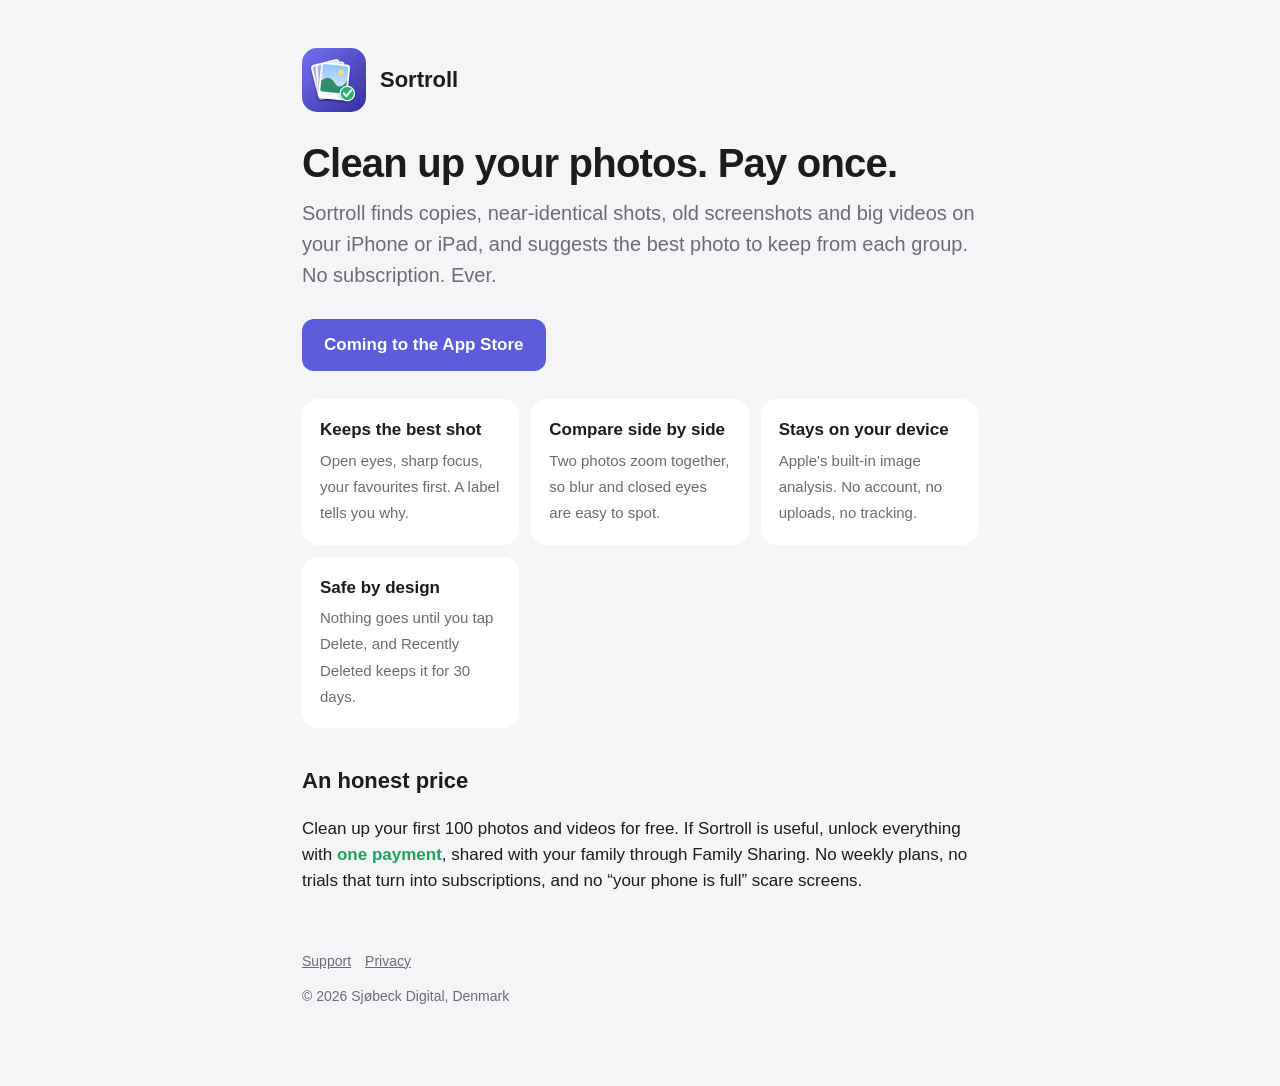
<file: index.html>
<!doctype html>
<html lang="en">
<head>
<meta charset="utf-8">
<meta name="viewport" content="width=device-width, initial-scale=1">
<title>Sortroll: Photo Cleaner — one price, no subscription</title>
<meta name="description" content="Find duplicates, similar shots, old screenshots and big videos on your iPhone, and keep the best of each. Everything on your device. One price. No subscription. Ever.">
<link rel="stylesheet" href="style.css">
<link rel="icon" href="icon.png">
</head>
<body>
<main>
  <header><img src="icon.png" alt=""><a href="./">Sortroll</a></header>
  <h1>Clean up your photos. Pay once.</h1>
  <p class="lead">Sortroll finds copies, near-identical shots, old screenshots and big videos on your iPhone or iPad, and suggests the best photo to keep from each group. No subscription. Ever.</p>
  <p><a class="cta" href="https://apps.apple.com/app/sortroll">Coming to the App Store</a></p>

  <div class="cards">
    <div class="card"><b>Keeps the best shot</b><span>Open eyes, sharp focus, your favourites first. A label tells you why.</span></div>
    <div class="card"><b>Compare side by side</b><span>Two photos zoom together, so blur and closed eyes are easy to spot.</span></div>
    <div class="card"><b>Stays on your device</b><span>Apple's built-in image analysis. No account, no uploads, no tracking.</span></div>
    <div class="card"><b>Safe by design</b><span>Nothing goes until you tap Delete, and Recently Deleted keeps it for 30 days.</span></div>
  </div>

  <h2>An honest price</h2>
  <p>Clean up your first 100 photos and videos for free. If Sortroll is useful, unlock everything with <span class="price">one payment</span>, shared with your family through Family Sharing. No weekly plans, no trials that turn into subscriptions, and no “your phone is full” scare screens.</p>

  <footer>
    <a href="support.html">Support</a><a href="privacy.html">Privacy</a>
    <p>© 2026 Sjøbeck Digital, Denmark</p>
  </footer>
</main>
</body>
</html>
</file>
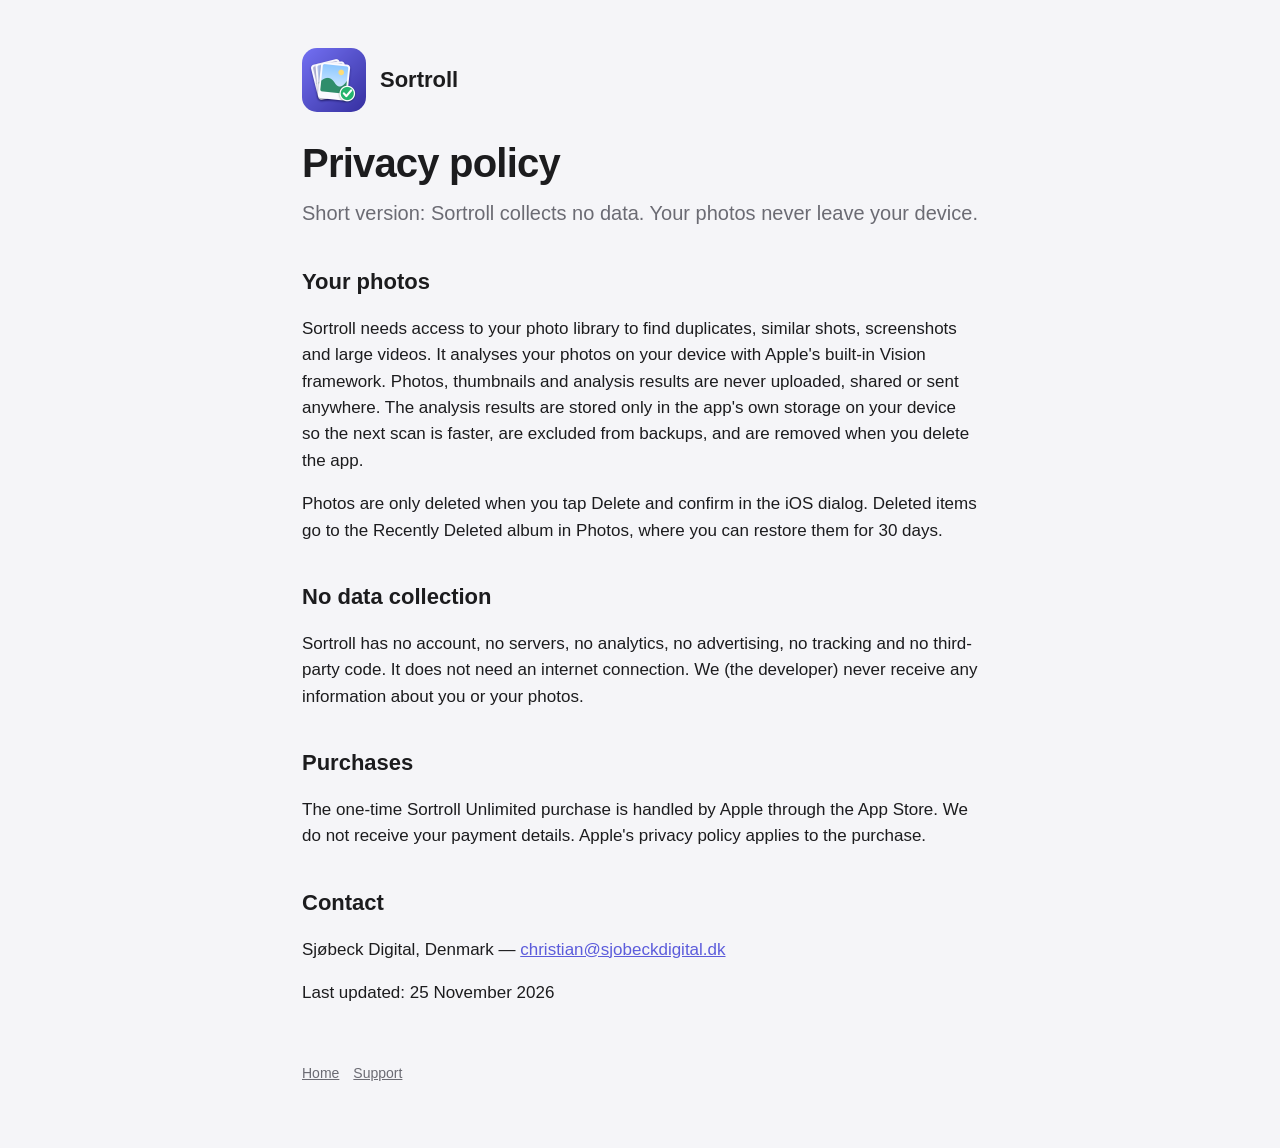
<file: privacy.html>
<!doctype html>
<html lang="en">
<head>
<meta charset="utf-8">
<meta name="viewport" content="width=device-width, initial-scale=1">
<title>Privacy policy — Sortroll</title>
<link rel="stylesheet" href="style.css">
<link rel="icon" href="icon.png">
</head>
<body>
<main>
  <header><img src="icon.png" alt=""><a href="./">Sortroll</a></header>
  <h1>Privacy policy</h1>
  <p class="lead">Short version: Sortroll collects no data. Your photos never leave your device.</p>

  <h2>Your photos</h2>
  <p>Sortroll needs access to your photo library to find duplicates, similar shots, screenshots and large videos. It analyses your photos on your device with Apple's built-in Vision framework. Photos, thumbnails and analysis results are never uploaded, shared or sent anywhere. The analysis results are stored only in the app's own storage on your device so the next scan is faster, are excluded from backups, and are removed when you delete the app.</p>
  <p>Photos are only deleted when you tap Delete and confirm in the iOS dialog. Deleted items go to the Recently Deleted album in Photos, where you can restore them for 30 days.</p>

  <h2>No data collection</h2>
  <p>Sortroll has no account, no servers, no analytics, no advertising, no tracking and no third-party code. It does not need an internet connection. We (the developer) never receive any information about you or your photos.</p>

  <h2>Purchases</h2>
  <p>The one-time Sortroll Unlimited purchase is handled by Apple through the App Store. We do not receive your payment details. Apple's privacy policy applies to the purchase.</p>

  <h2>Contact</h2>
  <p>Sjøbeck Digital, Denmark — <a href="mailto:christian@sjobeckdigital.dk">christian@sjobeckdigital.dk</a></p>
  <p>Last updated: 25 November 2026</p>

  <footer><a href="./">Home</a><a href="support.html">Support</a></footer>
</main>
</body>
</html>
</file>
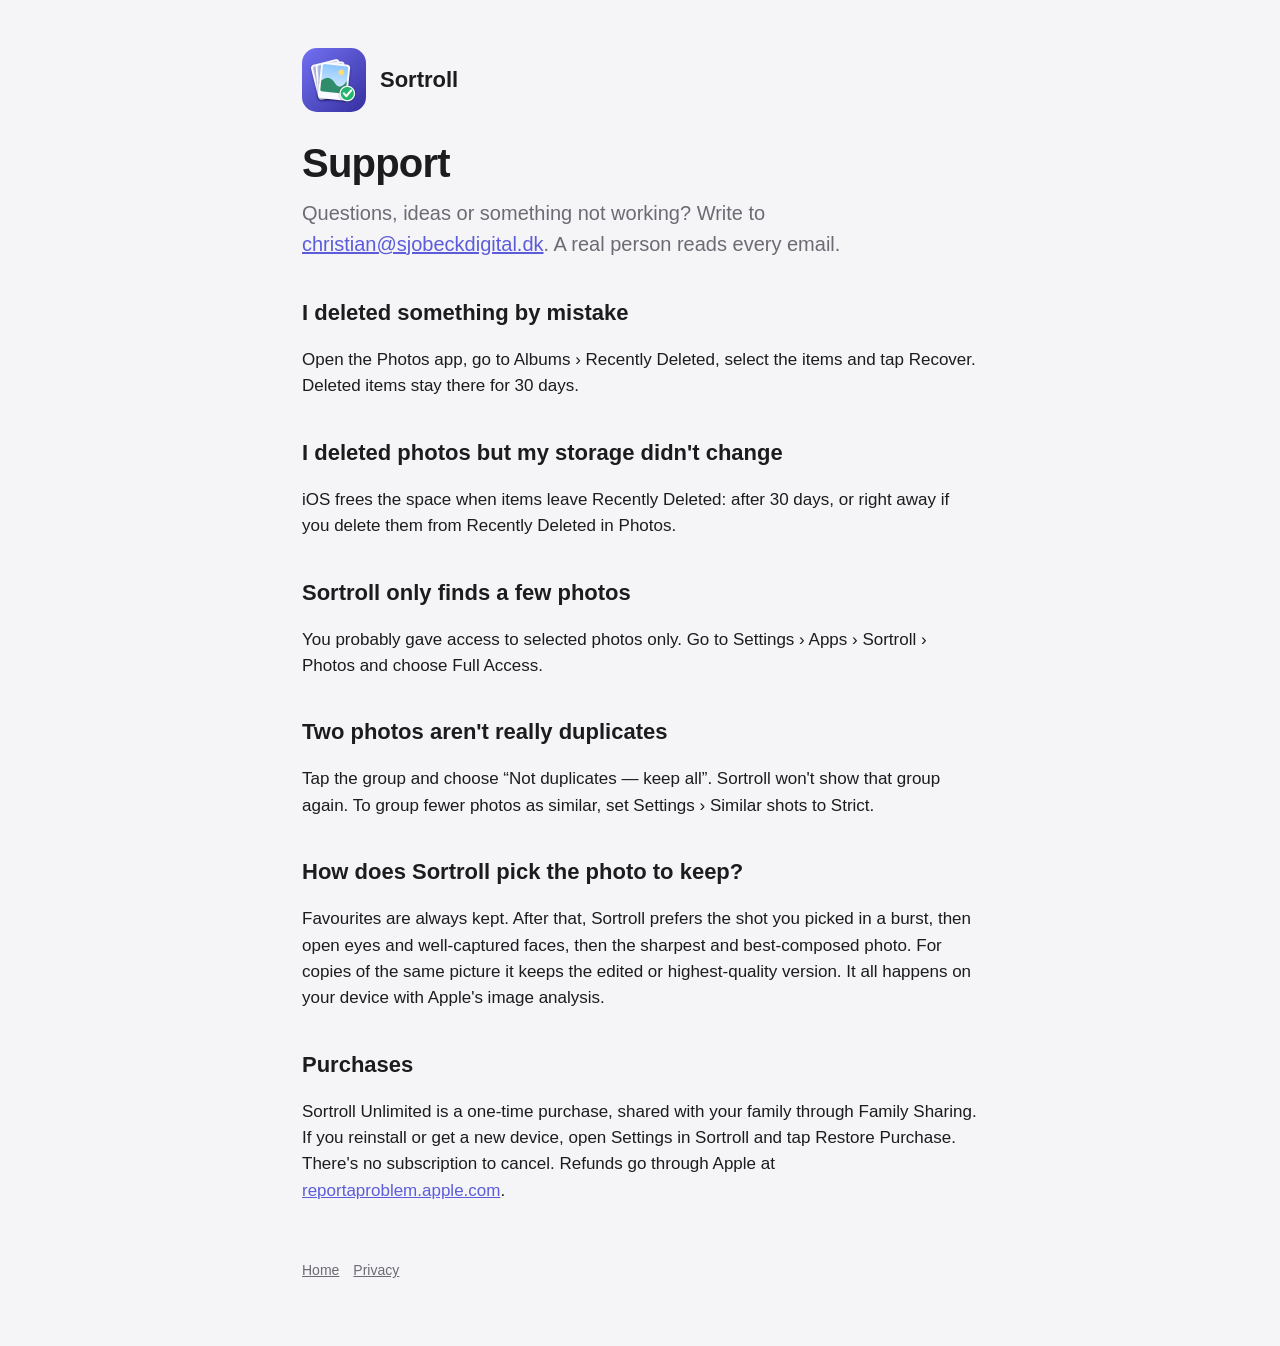
<file: support.html>
<!doctype html>
<html lang="en">
<head>
<meta charset="utf-8">
<meta name="viewport" content="width=device-width, initial-scale=1">
<title>Support — Sortroll</title>
<link rel="stylesheet" href="style.css">
<link rel="icon" href="icon.png">
</head>
<body>
<main>
  <header><img src="icon.png" alt=""><a href="./">Sortroll</a></header>
  <h1>Support</h1>
  <p class="lead">Questions, ideas or something not working? Write to <a href="mailto:christian@sjobeckdigital.dk?subject=Sortroll">christian@sjobeckdigital.dk</a>. A real person reads every email.</p>

  <h2>I deleted something by mistake</h2>
  <p>Open the Photos app, go to Albums › Recently Deleted, select the items and tap Recover. Deleted items stay there for 30 days.</p>

  <h2>I deleted photos but my storage didn't change</h2>
  <p>iOS frees the space when items leave Recently Deleted: after 30 days, or right away if you delete them from Recently Deleted in Photos.</p>

  <h2>Sortroll only finds a few photos</h2>
  <p>You probably gave access to selected photos only. Go to Settings › Apps › Sortroll › Photos and choose Full Access.</p>

  <h2>Two photos aren't really duplicates</h2>
  <p>Tap the group and choose “Not duplicates — keep all”. Sortroll won't show that group again. To group fewer photos as similar, set Settings › Similar shots to Strict.</p>

  <h2>How does Sortroll pick the photo to keep?</h2>
  <p>Favourites are always kept. After that, Sortroll prefers the shot you picked in a burst, then open eyes and well-captured faces, then the sharpest and best-composed photo. For copies of the same picture it keeps the edited or highest-quality version. It all happens on your device with Apple's image analysis.</p>

  <h2>Purchases</h2>
  <p>Sortroll Unlimited is a one-time purchase, shared with your family through Family Sharing. If you reinstall or get a new device, open Settings in Sortroll and tap Restore Purchase. There's no subscription to cancel. Refunds go through Apple at <a href="https://reportaproblem.apple.com">reportaproblem.apple.com</a>.</p>

  <footer><a href="./">Home</a><a href="privacy.html">Privacy</a></footer>
</main>
</body>
</html>
</file>
<file: style.css>
:root { --accent: #5c5cdb; --keep: #21a061; --text: #1c1c1e; --muted: #6b6b73; --bg: #f5f5f8; --card: #fff; }
@media (prefers-color-scheme: dark) { :root { --text: #f2f2f7; --muted: #a1a1aa; --bg: #0f0f14; --card: #1c1c22; } }
* { box-sizing: border-box; }
body { margin: 0; font: 17px/1.55 -apple-system, BlinkMacSystemFont, "Segoe UI", Roboto, sans-serif; color: var(--text); background: var(--bg); }
main { max-width: 720px; margin: 0 auto; padding: 48px 22px 64px; }
header { display: flex; align-items: center; gap: 14px; margin-bottom: 28px; }
header img { width: 64px; height: 64px; border-radius: 15px; }
header a { color: inherit; text-decoration: none; font-weight: 700; font-size: 22px; }
h1 { font-size: 40px; line-height: 1.15; margin: 0 0 12px; letter-spacing: -0.02em; }
h2 { font-size: 22px; margin: 36px 0 8px; }
.lead { font-size: 20px; color: var(--muted); margin: 0 0 28px; }
.cards { display: grid; grid-template-columns: repeat(auto-fit, minmax(200px, 1fr)); gap: 12px; margin: 28px 0; }
.card { background: var(--card); border-radius: 16px; padding: 18px; }
.card b { display: block; margin-bottom: 4px; }
.card span { color: var(--muted); font-size: 15px; }
.cta { display: inline-block; background: var(--accent); color: #fff; padding: 13px 22px; border-radius: 12px; text-decoration: none; font-weight: 600; }
.price { color: var(--keep); font-weight: 700; }
a { color: var(--accent); }
footer { margin-top: 56px; color: var(--muted); font-size: 14px; }
footer a { color: var(--muted); margin-right: 14px; }
</file>
